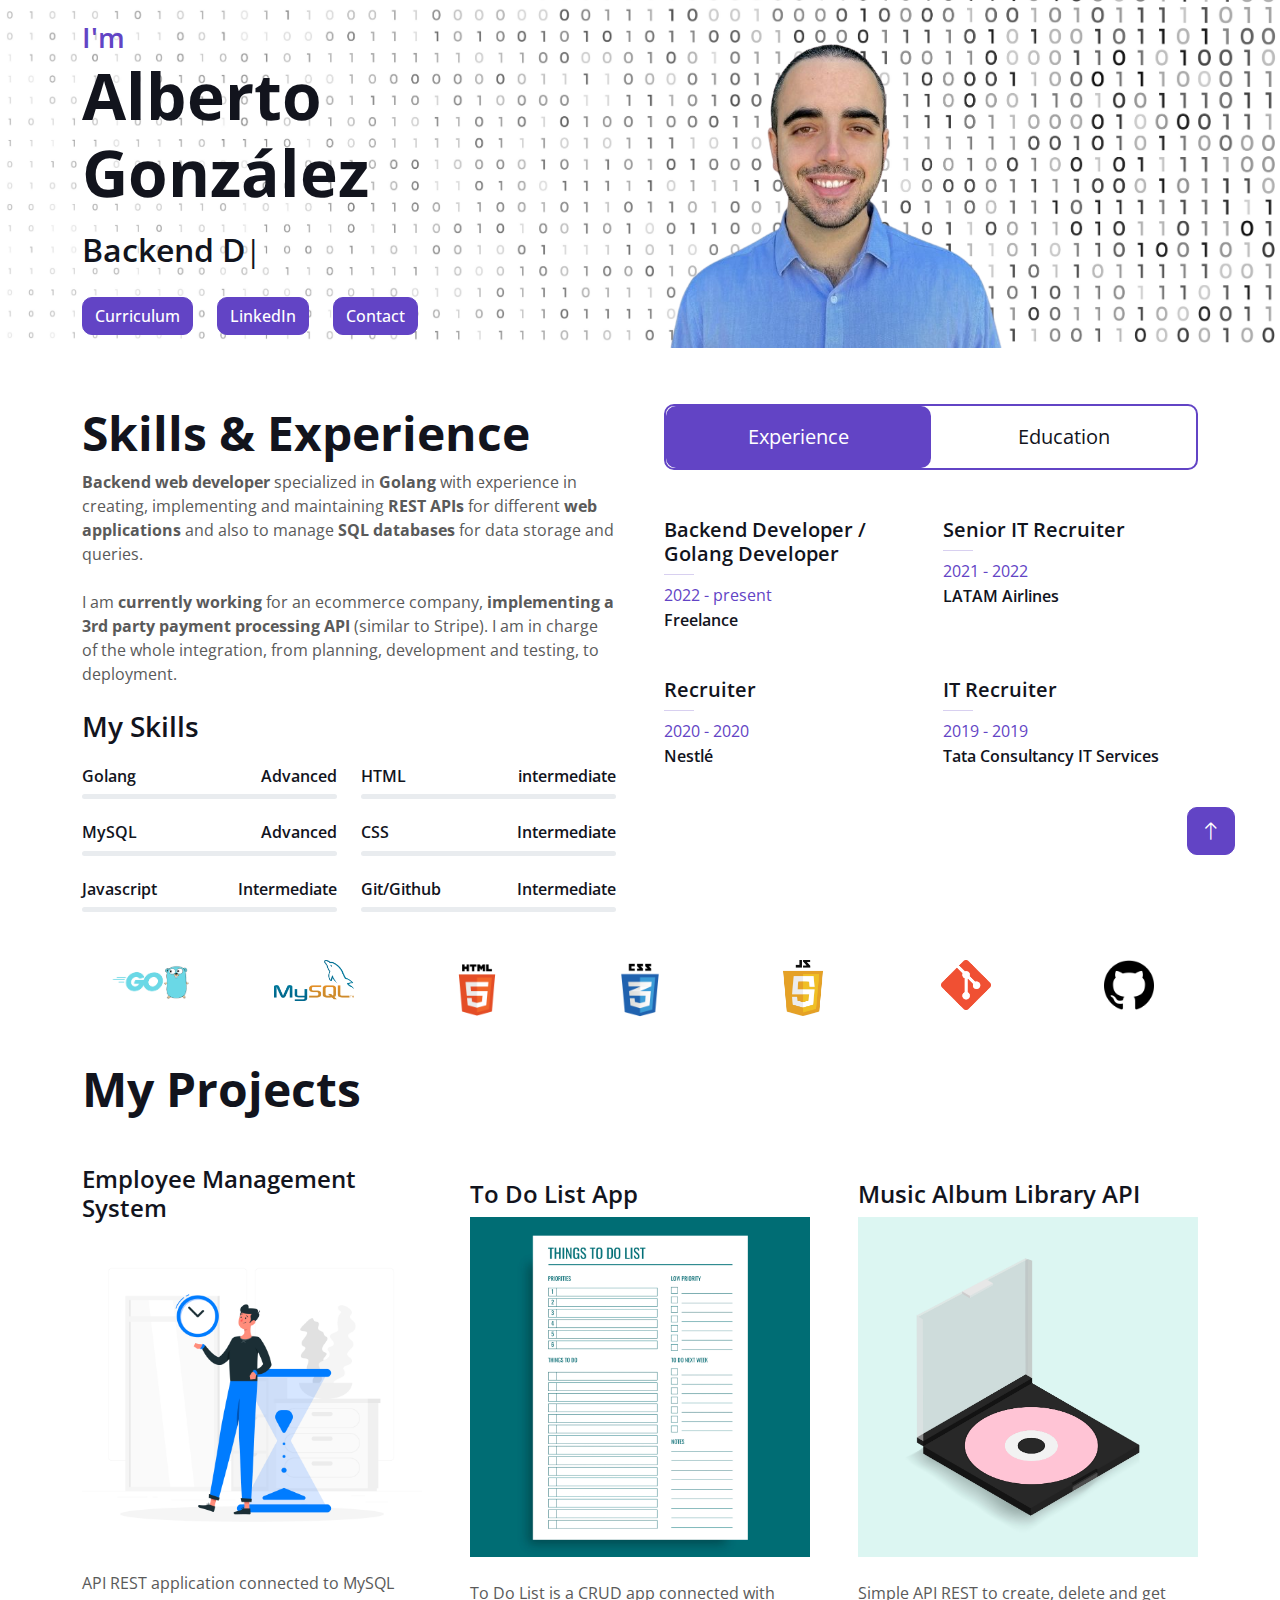
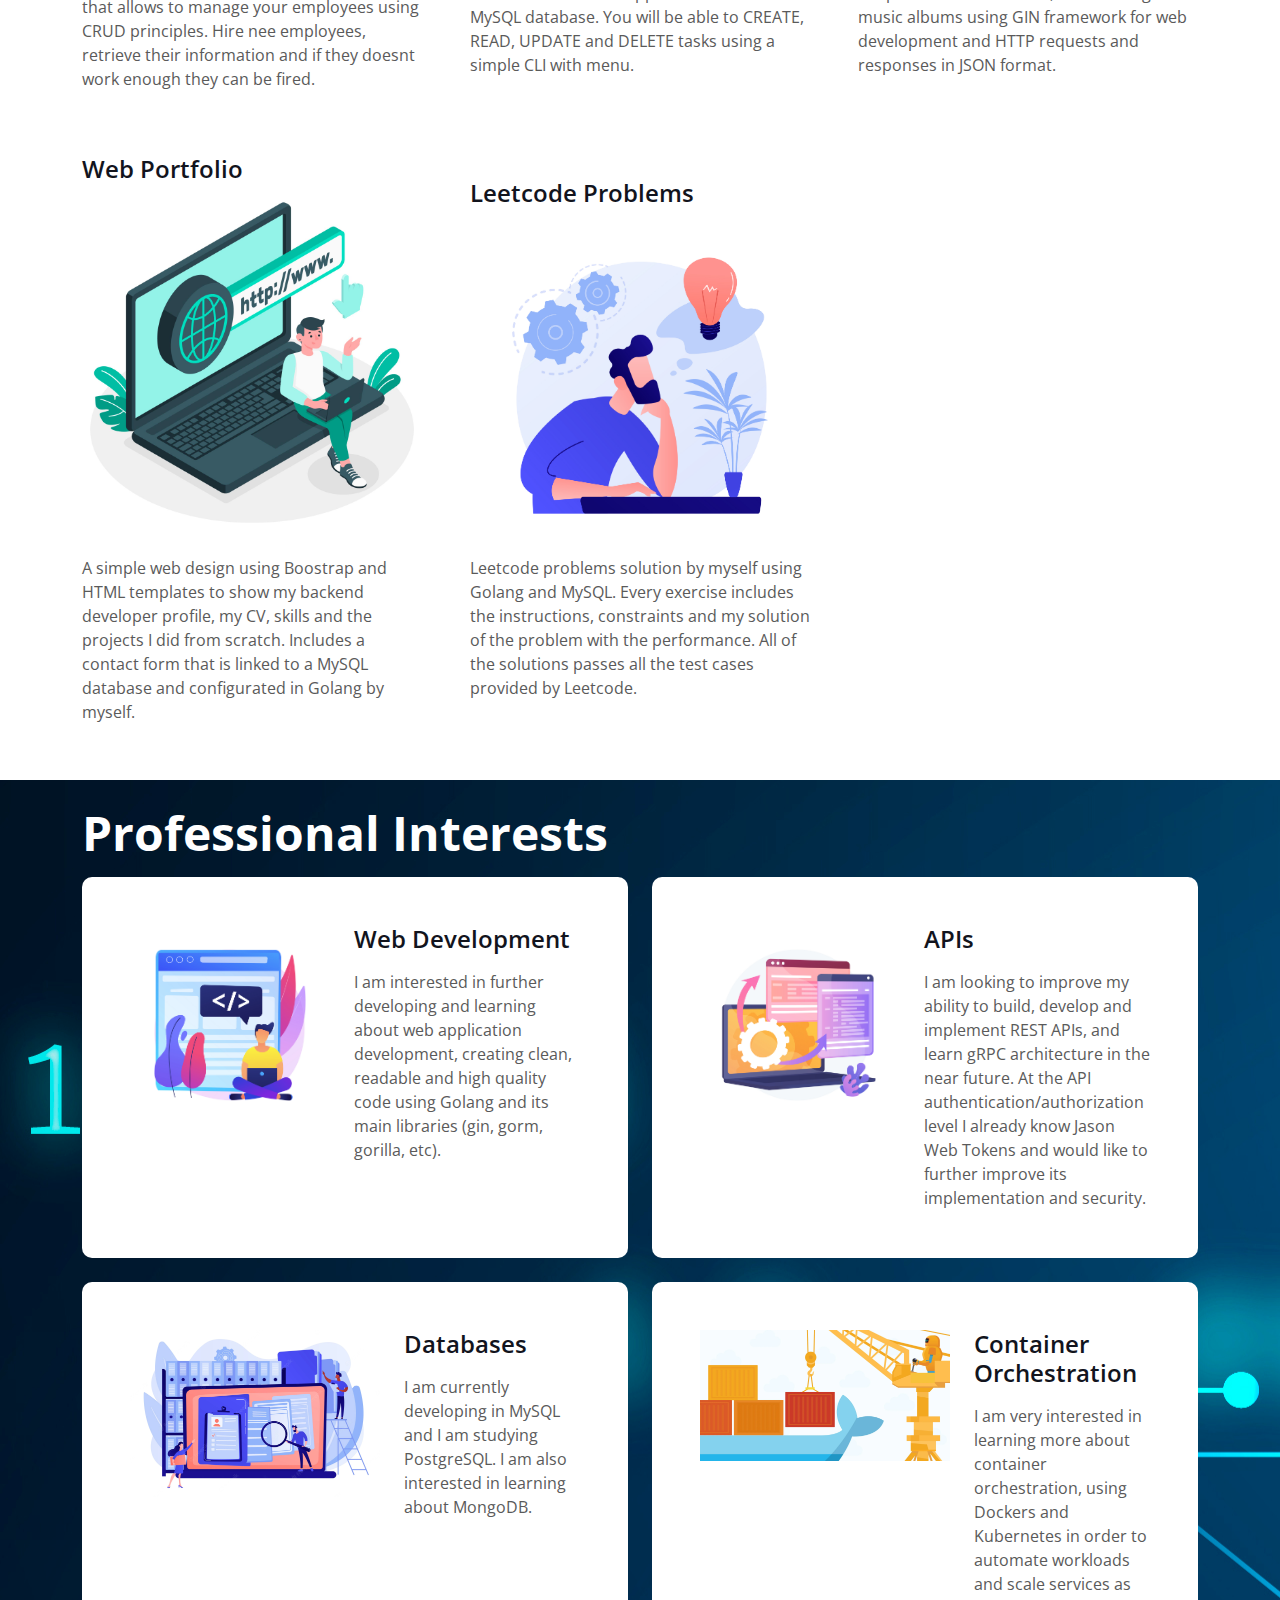
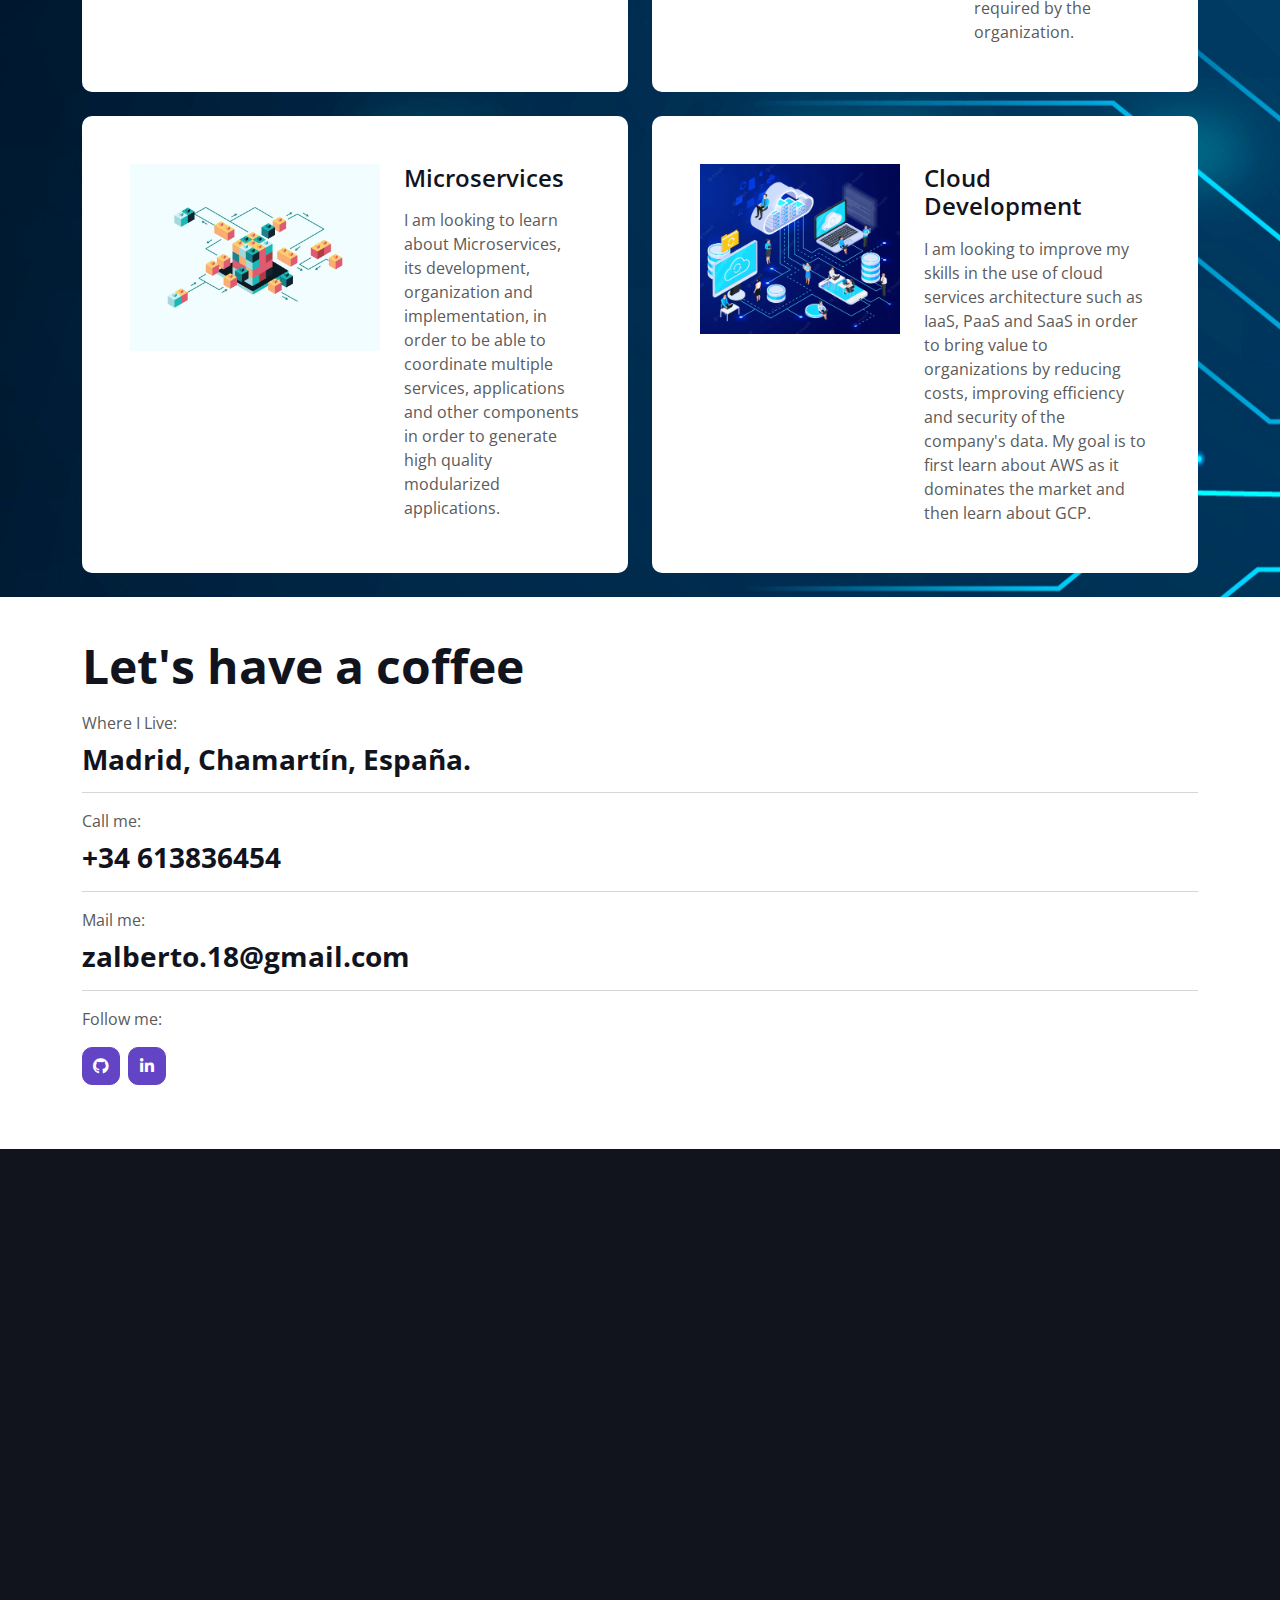
<file: index.html>
<!DOCTYPE html>
<html lang="en">

<head>
    <meta charset="utf-8">
    <title>Backend Developer - Alberto Gonzalez</title>
    <meta content="width=device-width, initial-scale=1.0" name="viewport">
    <meta content="backend developer, golang, sql, software engineer, html, css, javascript" name="keywords">
    <meta content="" name="description">

    <!-- Favicon -->
    <link href="img/favicon.ico" rel="icon">

    <!-- Google Web Fonts -->
    <link rel="preconnect" href="https://fonts.googleapis.com">
    <link rel="preconnect" href="https://fonts.gstatic.com" crossorigin>
    <link href="https://fonts.googleapis.com/css2?family=Open+Sans:wght@400;500;600;700;800&display=swap"
        rel="stylesheet">

    <!-- Icon Font Stylesheet -->
    <link href="https://cdnjs.cloudflare.com/ajax/libs/font-awesome/5.10.0/css/all.min.css" rel="stylesheet">
    <link href="https://cdn.jsdelivr.net/npm/bootstrap-icons@1.4.1/font/bootstrap-icons.css" rel="stylesheet">

    <!-- Libraries Stylesheet -->
    <link href="lib/animate/animate.min.css" rel="stylesheet">
    <link href="lib/lightbox/css/lightbox.min.css" rel="stylesheet">
    <link href="lib/owlcarousel/assets/owl.carousel.min.css" rel="stylesheet">

    <!-- Customized Bootstrap Stylesheet -->
    <link href="css/bootstrap.min.css" rel="stylesheet">

    <!-- Template Stylesheet -->
    <link href="css/style.css" rel="stylesheet">
</head>

<body data-bs-spy="scroll" data-bs-target=".navbar" data-bs-offset="51">
    <!-- Spinner Start -->
    <div id="spinner"
        class="show bg-white position-fixed translate-middle w-100 vh-100 top-50 start-50 d-flex align-items-center justify-content-center">
        <div class="spinner-border text-primary" style="width: 3rem; height: 3rem;" role="status">
            <span class="sr-only">Loading...</span>
        </div>
    </div>
    <!-- Spinner End -->


    <!-- Navbar Start -->
    <nav class="navbar navbar-expand-lg bg-white navbar-light fixed-top shadow py-lg-0 px-4 px-lg-5">
        <a href="index.html" class="navbar-brand d-block d-lg-none">
            <h1 class="text-primary fw-bold m-0">Backend Developer</h1>
        </a>
        <button type="button" class="navbar-toggler" data-bs-toggle="collapse" data-bs-target="#navbarCollapse">
            <span class="navbar-toggler-icon"></span>
        </button>
        <div class="collapse navbar-collapse justify-content-between py-4 py-lg-0" id="navbarCollapse">
            <div class="navbar-nav ms-auto py-0">
                <a href="#home" class="nav-item nav-link active">Home</a>
                <a href="#about" class="nav-item nav-link">About</a>
                <a href="#skill" class="nav-item nav-link">Skills</a>
                <a href="#service" class="nav-item nav-link">Professional Interests</a>
                <a href="#project" class="nav-item nav-link">Projects</a>
                <a href="#contact" class="nav-item nav-link">Contact</a>
            </div>
            <div class="navbar-nav me-auto py-0">
                
            </div>
        </div>
    </nav>
    <!-- Navbar End -->


    <!-- Header Start -->
    <div class="container-fluid  bg-light  my-2" id="home">
        <div class="container">
            <div class="row g-5 align-items-center">
                <div  class="col-lg-6 py-3 pb-0 pt-lg-0">
                    <h3 class="text-primary mb-1">I'm</h3>
                    <h1 id="index_name" class="display-3 mb-3">Alberto González</h1>
                    <h2 class="typed-text-output d-inline"></h2>
                    <div  class="typed-text bg- d-none"><p id="index_developer">Backend Developer, Web Developer, Golang Developer, Microservices, REST APIs and more!</p></div>
                    <div class="d-flex align-items-center pt-md-4">
                        <a href="/files/CV ALBERTO GONZALEZ - MAY.pdf" target="_blank"
                            class="btn btn-primary  me-lg-4">Curriculum</a>
                            <a href="https://www.linkedin.com/in/alberto-gonz%C3%A1lez-pozo-593b91173/" target="_blank"
                            class="btn btn-primary  me-lg-4">LinkedIn</a>
                        <a href="#contact" class="btn btn-primary me-lg-4">Contact</a>
                    </div>
                </div>
                <div class="col-lg-4">
                    <img class="img-fluid"  src="img/LOGO_PERFIL_ALBERTO-removebg-preview.png"
                        alt="alberto_gonzalez_profile_pic">
                </div>
            </div>
        </div>
    </div>
    <!-- Header End -->


   
                    

    <!-- Expertise Start -->
    <div class="container-xxl py-5 pb-4" id="skill">
        <div class="container">
            <div class="row g-5">
                <div class="col-lg-6">
                    <h1 class="display-5 mb-2">Skills & Experience</h1>
                    <p class="mb-4"><b>Backend web developer</b> specialized in <b>Golang</b> with experience in creating, implementing and maintaining <b>REST APIs</b> for different <b>web applications</b> and also to manage <b>SQL databases</b> for data storage and queries.<span><br><br></span>
                        <span>I am <b>currently working</b> for an ecommerce company</span>, <b>implementing a 3rd party payment processing API</b> (similar to Stripe). I am in charge of the whole integration, from planning, development and testing, to deployment.
                        
                </p>
                    <h3 class="mb-4">My Skills</h3>
                    <div class="row align-items-center">
                        <div class="col-md-6">
                            <div class="skill mb-4">
                                <div class="d-flex justify-content-between">
                                    <h6 class="font-weight-bold">Golang</h6>
                                    <h6 class="font-weight-bold">Advanced</h6>
                                </div>
                                <div class="progress">
                                    <div class="progress-bar bg-primary" role="progressbar" aria-valuenow="90"
                                        aria-valuemin="0" aria-valuemax="100"></div>
                                </div>
                            </div>
                            <div class="skill mb-4">
                                <div class="d-flex justify-content-between">
                                    <h6 class="font-weight-bold">MySQL</h6>
                                    <h6 class="font-weight-bold">Advanced</h6>
                                </div>
                                <div class="progress">
                                    <div class="progress-bar bg-warning" role="progressbar" aria-valuenow="80"
                                        aria-valuemin="0" aria-valuemax="100"></div>
                                </div>
                            </div>
                            <div class="skill mb-4">
                                <div class="d-flex justify-content-between">
                                    <h6 class="font-weight-bold">Javascript</h6>
                                    <h6 class="font-weight-bold">Intermediate</h6>
                                </div>
                                <div class="progress">
                                    <div class="progress-bar bg-dark" role="progressbar" aria-valuenow="70"
                                        aria-valuemin="0" aria-valuemax="100"></div>
                                </div>
                            </div>
                            
                        </div>
                        <div class="col-md-6">
                            <div class="skill mb-4">
                                <div class="d-flex justify-content-between">
                                    <h6 class="font-weight-bold">HTML</h6>
                                    <h6 class="font-weight-bold">intermediate</h6>
                                </div>
                                <div class="progress">
                                    <div class="progress-bar bg-danger" role="progressbar" aria-valuenow="60"
                                        aria-valuemin="0" aria-valuemax="100"></div>
                                </div>
                            </div>
                            <div class="skill mb-4">
                                <div class="d-flex justify-content-between">
                                    <h6 class="font-weight-bold">CSS</h6>
                                    <h6 class="font-weight-bold">Intermediate</h6>
                                </div>
                                <div class="progress">
                                    <div class="progress-bar bg-danger" role="progressbar" aria-valuenow="60"
                                        aria-valuemin="0" aria-valuemax="100"></div>
                                </div>
                            </div>
                            
                            <div class="skill mb-4">
                                <div class="d-flex justify-content-between">
                                    <h6 class="font-weight-bold">Git/Github</h6>
                                    <h6 class="font-weight-bold">Intermediate</h6>
                                </div>
                                <div class="progress">
                                    <div class="progress-bar bg-info" role="progressbar" aria-valuenow="70"
                                        aria-valuemin="0" aria-valuemax="100"></div>
                                </div>
                            </div>
                        </div>
                    </div>
                </div>
                <div class="col-lg-6">
                    <ul class="nav nav-pills rounded border border-2 border-primary mb-5">
                        <li class="nav-item w-50">
                            <button class="nav-link w-100 py-3 fs-5 active" data-bs-toggle="pill"
                                href="#tab-1">Experience</button>
                        </li>
                        <li class="nav-item w-50">
                            <button class="nav-link w-100 py-3 fs-5" data-bs-toggle="pill"
                                href="#tab-2">Education</button>
                        </li>
                    </ul>
                    <div class="tab-content">
                        <div id="tab-1" class="tab-pane fade show p-0 active">
                            <div class="row gy-5 gx-4">
                                <div class="col-sm-6">
                                    <h5>Backend Developer / Golang Developer</h5>
                                    <hr class="text-primary my-2">
                                    <p class="text-primary mb-1">2022 - present</p>
                                    <h6 class="mb-0">Freelance</h6>
                                </div>
                                <div class="col-sm-6">
                                    <h5>Senior IT Recruiter</h5>
                                    <hr class="text-primary my-2">
                                    <p class="text-primary mb-1">2021 - 2022</p>
                                    <h6 class="mb-0">LATAM Airlines</h6>
                                </div>
                                <div class="col-sm-6">
                                    <h5>Recruiter</h5>
                                    <hr class="text-primary my-2">
                                    <p class="text-primary mb-1">2020 - 2020</p>
                                    <h6 class="mb-0">Nestlé</h6>
                                </div>
                                <div class="col-sm-6">
                                    <h5>IT Recruiter</h5>
                                    <hr class="text-primary my-2">
                                    <p class="text-primary mb-1">2019 - 2019</p>
                                    <h6 class="mb-0">Tata Consultancy IT Services</h6>
                                </div>
                            </div>
                        </div>
                        <div id="tab-2" class="tab-pane fade show p-0">
                            <div class="row gy-5 gx-4">
                                <div class="col-sm-6">
                                    <a href="/files/learn_to_program_with_go_certificate.pdf">
                                        <h5>Learn to Program with Go</h5>
                                    </a>
                                    <hr class="text-primary my-2">
                                    <p class="text-primary mb-1">2022</p>
                                    <h6 class="mb-0">Udemy</h6>
                                </div>
                                <div class="col-sm-6">
                                    <a href="files/mysql_certificate.pdf">
                                        <h5>SQL & MySQL for Beginners: Analyse and Manipulate Data</h5>
                                    </a>
                                    <hr class="text-primary my-2">
                                    <p class="text-primary mb-1">2022</p>
                                    <h6 class="mb-0">Udemy</h6>
                                </div>
                                <div class="col-sm-6">
                                    <h5>Master's degree in organizational psychology</h5>
                                    <hr class="text-primary my-2">
                                    <p class="text-primary mb-1">2019 - 2020</p>
                                    <h6 class="mb-0">Adolfo Ibáñez University</h6>
                                </div>
                                <div class="col-sm-6">
                                    <h5>Psychology</h5>
                                    <hr class="text-primary my-2">
                                    <p class="text-primary mb-1">2015 - 2019</p>
                                    <h6 class="mb-0">Adolfo Ibáñez University</h6>
                                </div>
                            </div>
                        </div>
                    </div>
                </div>
            </div>
        </div>
        <br>
        <div class="container text-center">
            <div class="row">
                <div class="col my-0 mx-0 py-0 px-0">
                    <img width="80" src="/img/golang_icon.png" />
                </div>
                <div class="col my-0 mx-0 py-0 px-0">
                    <img width="80" src="/img/mysql_icon.jpg" />
                </div>
                <div class="col my-0 mx-0 py-0 px-0">
                    <img width="60" src="/img/html5_icon.png" />
                </div>
                <div class="col my-0 mx-0 py-0 px-0">
                    <img width="60" src="/img/css_icon.png" />
                </div>
                <div class="col my-0 mx-0 py-0 px-0">
                    <img width="90" src="/img/javascript_icon.jpg" />
                </div>
                <div class="col my-0 mx-0 py-0 px-0">
                    <img width="50" src="/img/git_icon.png" />
                </div>
                <div class="col my-0 mx-0 py-0 px-0">
                    <img width="50" src="/img/github_icon.png" />
                </div>
            </div>
        </div>
    </div>
    <!-- Expertise End -->
                
    

    <!-- Projects Start -->
    <div class="container-xxl py-3 pt-3" id="project">
        <div class="container">
            <div class="row g-5 mb-5 align-items-center">
                <div class="col-lg-6">
                    <h1 class="display-5 mb-0">My Projects</h1>
                </div>
            </div>
            <!--All projects-->
            <div class="row g-5">
                <!--Fifht project-->
                <div class="col-lg-4 col-md-4  portfolio-item fifth align-content-center">
                    <h4>Employee Management System</h4>
                    <div class="portfolio-img">
                        <a href="employee_management_system.html" target="_blank">
                            <img class="img-fluid" src="img/employee_time_management_icon.jpg" alt="">
                        </a>
                    </div>
                    
                    <p>API REST application connected to MySQL that allows to manage your employees using CRUD principles.
                        Hire nee employees, retrieve their information and if they doesnt work enough they can be fired.</p>
                </div>
                <!--First project -->
                <div class="col-lg-4 col-md-4 portfolio-item first align-content-center">
                    <h4>To Do List App</h4>
                    <div class="portfolio-img">
                        <a href="to_do_list_app.html" target="_blank">
                            <img class="img-fluid " height="200" src="img/to_do_list_icon.jpg" alt="">
                        </a>
                    </div>
                    <br>
                    <p>To Do List is a CRUD app connected with MySQL database.
                        You will be able to CREATE, READ, UPDATE and DELETE tasks using a simple CLI with menu.</p>
                </div>
                <!--Second project-->
                <div class="col-lg-4 col-md-4 portfolio-item second align-content-center">
                    <h4>Music Album Library API</h4>
                    <div class="portfolio-img">
                        <a href="music_library_app.html" target="_blank">
                            <img class="img-fluid" src="img/music_library_api_icon.jpg" alt="">
                        </a>
                    </div>
                    <br>
                    <p>Simple API REST to create, delete and get music albums using GIN
                        framework for web development and HTTP requests and responses in JSON format.</p>
                </div>
                <!--Third Project-->
                <div class="col-lg-4 col-md-4 portfolio-item third align-content-center">
                    <h4>Web Portfolio</h4>
                    <div class="portfolio-img">
                        <a href="index.html" target="_blank">
                            <img class="img-fluid" src="img/web_portfolio.jpg" alt="">
                        </a>
                    </div>
                    <br>
                    <p>A simple web design using Boostrap and HTML templates to show my backend developer profile, my CV, skills and the projects I did from scratch.
                        Includes a contact form that is linked to a MySQL database and configurated in Golang by myself.
                    </p>
                </div>
                <!--Fourth project-->
                <div class="col-lg-4 col-md-4  portfolio-item fourth align-content-center">
                    <h4>Leetcode Problems</h4>
                    <div class="portfolio-img">
                        <a href="https://github.com/zetacoder/Leetcode_Problems" target="_blank">
                            <img class="img-fluid" src="img/leetcode_icon.jpg" alt="">
                        </a>
                    </div>
                    
                    <p>Leetcode problems solution by myself using Golang and MySQL. Every exercise includes the instructions, constraints and my solution of the problem with the performance. All of the solutions passes all the test cases provided by Leetcode.
                    </p>
                </div>
                
            </div>
        </div>
    </div>
    <!-- Projects End -->



    <!-- Service Start -->
    <div class="container-fluid bg-light my-4 py-4" id="service">
        <div class="container">
            <div class="row g-5 mb-3">
                <div class="col-lg-6">
                    <h1 style="color: white;" class="display-5 mb-0">Professional Interests</h1>
                </div>

            </div>
            <div class="row g-4">
                <div class="col-lg-6">
                    <div class="service-item d-flex flex-column flex-sm-row bg-white rounded h-100 p-4 p-lg-5">
                        <div class="flex-shrink-0 mb-3">
                            <img width="200px" src="/img/web_development.jpg">
                        </div>
                        <div class="ms-sm-4">
                            <h4 class="mb-3">Web Development</h4>

                            <span>I am interested in further developing and learning about web application development,
                                creating clean, readable and high quality code using Golang and its main libraries (gin,
                                gorm, gorilla, etc).</span>
                        </div>
                    </div>
                </div>
                <div class="col-lg-6">
                    <div class="service-item d-flex flex-column flex-sm-row bg-white rounded h-100 p-4 p-lg-5">
                        <div class="flex-shrink-0 mb-3">
                            <img width="200px" src="/img/api_development.jpg">
                        </div>
                        <div class="ms-sm-4">
                            <h4 class="mb-3">APIs</h4>

                            <span>I am looking to improve my ability to build, develop and implement REST APIs, and
                                learn gRPC architecture in the near future. At the API authentication/authorization
                                level I already know Jason Web Tokens and would like to further improve its
                                implementation and security.</span>
                        </div>
                    </div>
                </div>
                <div class="col-lg-6">
                    <div class="service-item d-flex flex-column flex-sm-row bg-white rounded h-100 p-4 p-lg-5">
                        <div class="flex-shrink-0 mb-3">
                            <img width="250px" src="/img/databases_icon.jpg">
                        </div>
                        <div class="ms-sm-4">
                            <h4 class="mb-3">Databases</h4>

                            <span>I am currently developing in MySQL and I am studying PostgreSQL. I am also interested
                                in learning about MongoDB.</span>
                        </div>
                    </div>
                </div>
                <div class="col-lg-6">
                    <div class="service-item d-flex flex-column flex-sm-row bg-white rounded h-100 p-4 p-lg-5">
                        <div class="flex-shrink-0 mb-3">
                            <img width="250px" src="/img/container_icon.jpg">
                        </div>
                        <div class="ms-sm-4">
                            <h4 class="mb-3">Container Orchestration</h4>

                            <span>I am very interested in learning more about container orchestration, using Dockers and
                                Kubernetes in order to automate workloads and scale services as required by the
                                organization.</span>
                        </div>
                    </div>
                </div>
                <div class="col-lg-6">
                    <div class="service-item d-flex flex-column flex-sm-row bg-white rounded h-100 p-4 p-lg-5">
                        <div class="flex-shrink-0 mb-3">
                            <img width="250px" src="/img/microservices.jpg">
                        </div>
                        <div class="ms-sm-4">
                            <h4 class="mb-3">Microservices</h4>
                            <span>I am looking to learn about Microservices, its development, organization and
                                implementation, in order to be able to coordinate multiple services, applications and
                                other components in order to generate high quality modularized applications.</span>
                        </div>
                    </div>
                </div>
                <div class="col-lg-6">
                    <div class="service-item d-flex flex-column flex-sm-row bg-white rounded h-100 p-4 p-lg-5">
                        <div class="flex-shrink-0 mb-3">
                            <img width="200px" src="/img/cloud_icon.jpg">
                        </div>
                        <div class="ms-sm-4">
                            <h4 class="mb-3">Cloud Development</h4>

                            <span>I am looking to improve my skills in the use of cloud services architecture such as
                                IaaS, PaaS and SaaS in order to bring value to organizations by reducing costs,
                                improving efficiency and security of the company's data.
                                My goal is to first learn about AWS as it dominates the market and then learn about
                                GCP.</span>
                        </div>
                    </div>
                </div>
            </div>
        </div>
    </div>
    <!-- Service End -->


    <!-- Contact Start -->
    <div class="container-xxl pb-3 align-content-center" id="contact">
        <div class="container py-3">
            <div class=" g-5 mb-3">
                <div class="col-lg-6">
                    <h1 class="display-5 mb-0">Let's have a coffee</h1>
                </div>
            </div>
            <div class="g-5 align-content-center align-items-center">
                <div class="text-start">
                    <p class="mb-2">Where I Live:</p>
                    <h3 class="fw-bold">Madrid, Chamartín, España.</h3>
                    <hr class="w-100">
                    <p class="mb-2">Call me:</p>
                    <h3 class="fw-bold">+34 613836454</h3>
                    <hr class="w-100">
                    <p class="mb-2">Mail me:</p>
                    <h3 class="fw-bold">zalberto.18@gmail.com</h3>
                    <hr class="w-100">
                    <p class="mb-2">Follow me:</p>
                    <div class="d-flex pt-2">
                        <a class="btn btn-square btn-primary me-2" target="_blank"
                            href="https://github.com/zetacoder"><i class="fab fa-github"></i></a>
                        <a class="btn btn-square btn-primary me-2" target="_blank"
                            href="https://www.linkedin.com/in/alberto-gonz%C3%A1lez-pozo-593b91173/"><i
                                class="fab fa-linkedin-in"></i></a>

                    </div>
                </div>
            </div>
        </div>
    </div>
    <!-- Contact End -->


    <!-- Map Start -->
    <div class="container-xxl pt-3 px-0">
        <div class="container-xxl pt-3 px-0">
            <div class="bg-dark">
                <iframe
                    src="https://www.google.com/maps/embed?pb=!1m18!1m12!1m3!1d48571.16402804937!2d-3.710546158280817!3d40.459826189253846!2m3!1f0!2f0!3f0!3m2!1i1024!2i768!4f13.1!3m3!1m2!1s0xd4229243f6c7975%3A0x84f77087e19461b6!2sChamart%C3%ADn%2C%20Madrid!5e0!3m2!1ses!2ses!4v1672268270618!5m2!1ses!2ses"
                    frameborder="0" style="width: 100%; height: 450px; border:0;" allowfullscreen="" aria-hidden="false"
                    tabindex="0"></iframe>
            </div>
        </div>
    </div>
    <br>
    <br>
    <!-- Map End -->


    <!-- Back to Top -->
    <a href="#" class="btn btn-lg btn-primary btn-lg-square back-to-top"><i class="bi bi-arrow-up"></i></a>


    <!-- JavaScript Libraries -->
    <script src="https://code.jquery.com/jquery-3.4.1.min.js"></script>
    <script src="https://cdn.jsdelivr.net/npm/bootstrap@5.0.0/dist/js/bootstrap.bundle.min.js"></script>
    <script src="lib/wow/wow.min.js"></script>
    <script src="lib/easing/easing.min.js"></script>
    <script src="lib/waypoints/waypoints.min.js"></script>
    <script src="lib/typed/typed.min.js"></script>
    <script src="lib/counterup/counterup.min.js"></script>
    <script src="lib/owlcarousel/owl.carousel.min.js"></script>
    <script src="lib/isotope/isotope.pkgd.min.js"></script>
    <script src="lib/lightbox/js/lightbox.min.js"></script>

    <!-- Template Javascript -->
    <script src="js/main.js"></script>
</body>

</html>
</file>
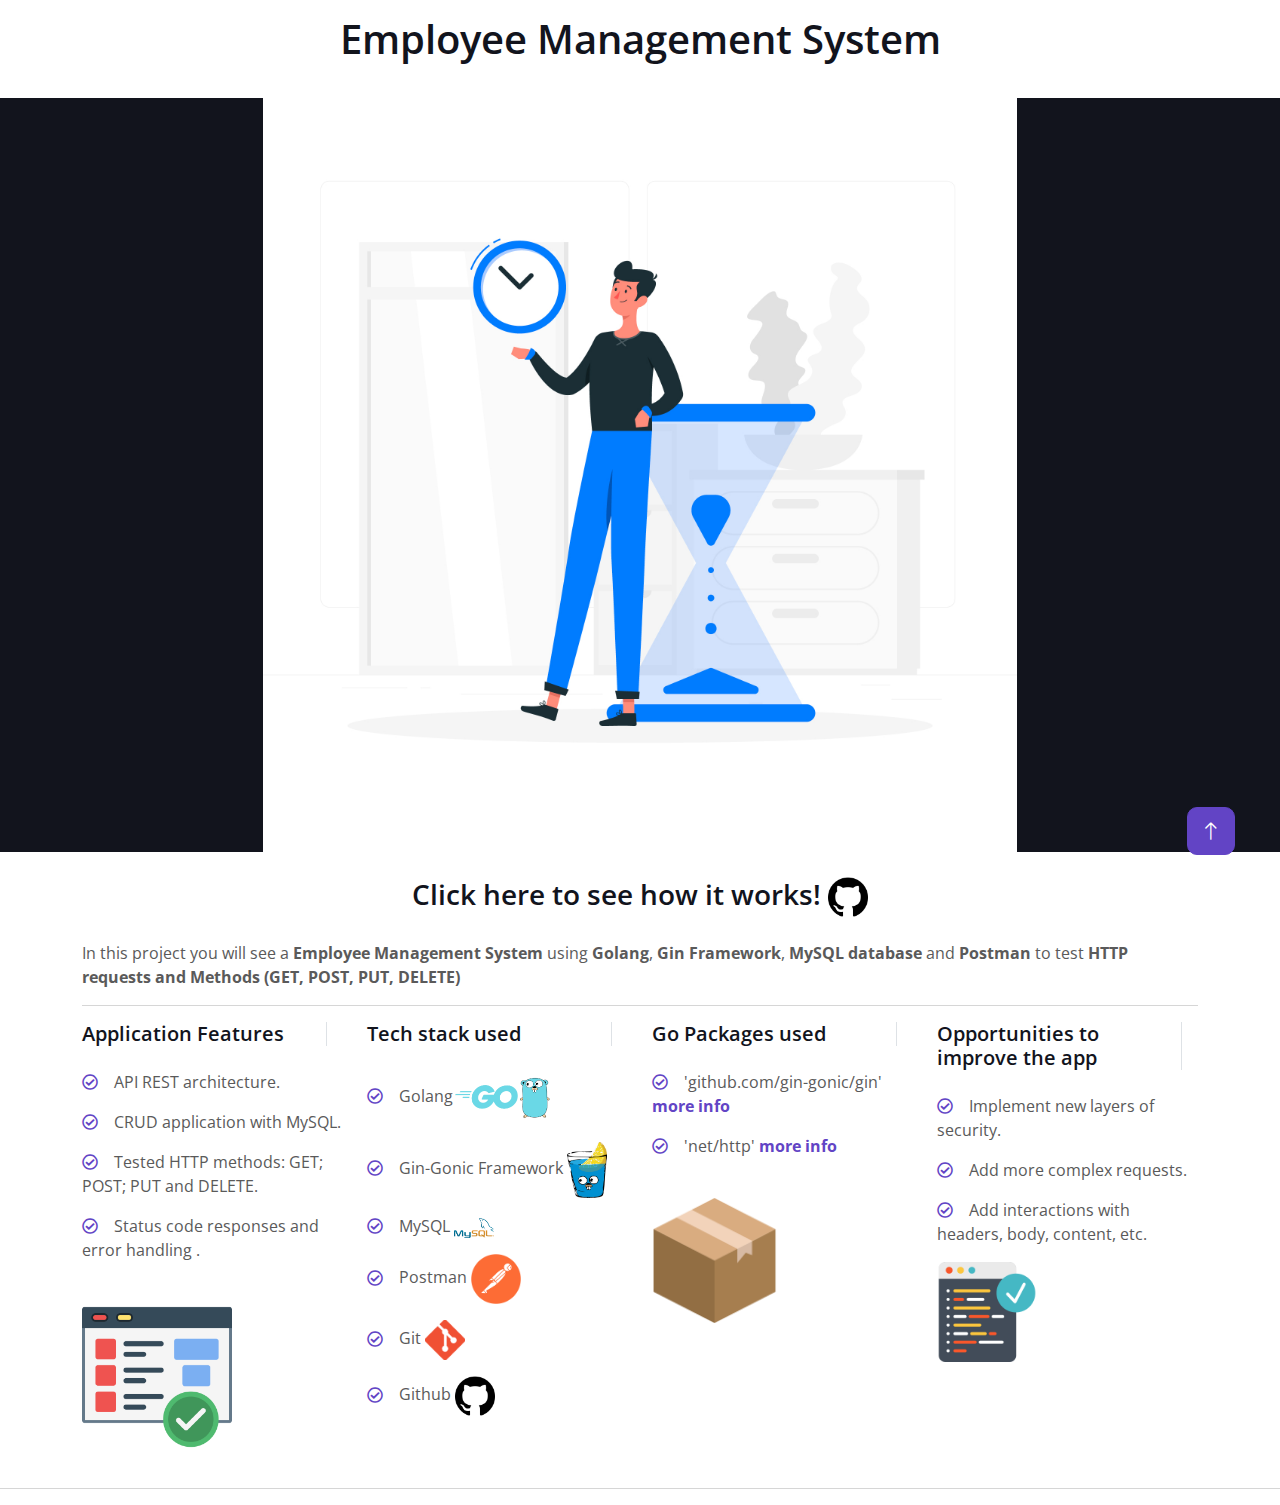
<file: employee_management_system.html>
<!DOCTYPE html>
<html lang="en">

<head>
    <meta charset="utf-8">
    <title>Backend Developer - Alberto Gonzalez</title>
    <meta content="width=device-width, initial-scale=1.0" name="viewport">
    <meta content="backend developer, golang, sql, software engineer, html, css, javascript" name="keywords">
    <meta content="" name="description">

    <!-- Favicon -->
    <link href="img/favicon.ico" rel="icon">

    <!-- Google Web Fonts -->
    <link rel="preconnect" href="https://fonts.googleapis.com">
    <link rel="preconnect" href="https://fonts.gstatic.com" crossorigin>
    <link href="https://fonts.googleapis.com/css2?family=Open+Sans:wght@400;500;600;700;800&display=swap"
        rel="stylesheet">

    <!-- Icon Font Stylesheet -->
    <link href="https://cdnjs.cloudflare.com/ajax/libs/font-awesome/5.10.0/css/all.min.css" rel="stylesheet">
    <link href="https://cdn.jsdelivr.net/npm/bootstrap-icons@1.4.1/font/bootstrap-icons.css" rel="stylesheet">

    <!-- Libraries Stylesheet -->
    <link href="lib/animate/animate.min.css" rel="stylesheet">
    <link href="lib/lightbox/css/lightbox.min.css" rel="stylesheet">
    <link href="lib/owlcarousel/assets/owl.carousel.min.css" rel="stylesheet">

    <!-- Customized Bootstrap Stylesheet -->
    <link href="css/bootstrap.min.css" rel="stylesheet">

    <!-- Template Stylesheet -->
    <link href="css/style.css" rel="stylesheet">
</head>

<body data-bs-spy="scroll" data-bs-target=".navbar" data-bs-offset="51">
    <!-- Spinner Start -->
    <div id="spinner"
        class="show bg-white position-fixed translate-middle w-100 vh-100 top-50 start-50 d-flex align-items-center justify-content-center">
        <div class="spinner-border text-primary" style="width: 3rem; height: 3rem;" role="status">
            <span class="sr-only">Loading...</span>
        </div>
    </div>
    <!-- Spinner End -->


    <!-- Navbar Start -->
    <nav class="navbar navbar-expand-lg bg-white navbar-light fixed-top shadow py-lg-0 px-4 px-lg-5">
        <a href="index.html" class="navbar-brand d-block d-lg-none">
            <h1 class="text-primary fw-bold m-0">Backend Developer</h1>
        </a>
        <button type="button" class="navbar-toggler" data-bs-toggle="collapse" data-bs-target="#navbarCollapse">
            <span class="navbar-toggler-icon"></span>
        </button>
        <div class="collapse navbar-collapse justify-content-between py-4 py-lg-0" id="navbarCollapse">
            <div class="navbar-nav ms-auto py-0">
                <a href="index.html" class="nav-item nav-link active">Home</a>
            </div>
        </div>
    </nav>
    <!-- Navbar End -->


    <h1 class="task_header">Employee Management System</h1>
<a target="_blank" href="https://github.com/zetacoder/Employee_Management_System/tree/main">
<div class="container-fluid text-center bg-dark my-2"  >
    
    <img class="task_video"  src="/img/employee_time_management_icon.jpg">

</div>
</a>

<div class="container">
         
    <a target="_blank" href="https://github.com/zetacoder/Employee_Management_System/tree/main" ><h3 class="view_it_github">Click here to see how it works! <span><img width="40" src="/img/github_icon.png" ></span> </h3></a>
    
</div>


    


     <!-- About Start -->
     <div  class="container-xxl py-3">
        <div  class="container">
            <div class="row g-5">
                <div class="row-cols-auto">
                    <p class="mb-lg-2">In this project you will see a <b>Employee Management System</b> using <b>Golang</b>, <b>Gin Framework</b>, <b>MySQL database</b> and <b>Postman</b> to test <b>HTTP requests and Methods (GET, POST, PUT, DELETE)</b></p>
                <hr>
                    <div  class="row">
                        <div class="col-md-3">
                            <h5 class="border-end pe-3 me-3 mb-0">Application Features</h5>
                            <br>
                            <p class="mb-3"><i class="far fa-check-circle text-primary me-3"></i>API REST architecture.</p>
                            <p class="mb-3"><i class="far fa-check-circle text-primary me-3"></i>CRUD application with MySQL.</p>
                            <p class="mb-3"><i class="far fa-check-circle text-primary me-3"></i>Tested HTTP methods: GET; POST; PUT and DELETE.</p>
                            <p class="mb-3"><i class="far fa-check-circle text-primary me-3"></i>Status code responses and error handling .</p>
                            
                            <br>
                            <img width="150px" src="img/features_icon.png">
                        </div>
                        <div class="col-md-3">
                            <h5 class="border-end pe-3 me-3 mb-0">Tech stack used</h5>
                            <br>
                            <p class="mb-3"><i class="far fa-check-circle text-primary me-3"></i><span>Golang<img width="100" src="img/golang_icon.png"></span></p>
                            <p class="mb-3"><i class="far fa-check-circle text-primary me-3"></i>Gin-Gonic Framework  <span><img width="40" src="img/gin_icon.png"></span></p>
                            <p class="mb-3"><i class="far fa-check-circle text-primary me-3"></i>MySQL  <span><img width="40" src="img/mysql_icon.jpg"></span></p>
                            <p class="mb-3"><i class="far fa-check-circle text-primary me-3"></i>Postman  <img alt="postman" width="50" src="img/postman_icon.jpg"></span></p>
                            <p class="mb-3"><i class="far fa-check-circle text-primary me-3"></i>Git  <span><img width="40" src="img/git_icon.png"></span></p>
                            <p class="mb-3"><i class="far fa-check-circle text-primary me-3"></i>Github  <span><img alt="github" width="40" src="img/github_icon.png"></span></p>

                            <br>
                        </div>
                        <div  class="col-md-3">
                            <h5 class="border-end pe-3 me-3 mb-0">Go Packages used</h5>
                            <br>
                            <p class="mb-3"><i class="far fa-check-circle text-primary me-3"></i><span>'github.com/gin-gonic/gin' <a target="_blank" href="https://pkg.go.dev/github.com/gin-gonic/gin#section-readme"><b>more info</b></a></span></p>
                            <p class="mb-3"><i class="far fa-check-circle text-primary me-3"></i><span>'net/http' <a target="_blank" href="https://pkg.go.dev/net/http"><b>more info</b></a></span></p>
                            <br>
                  

                            <img width="125px" src="img/packages_icon.png">
                        </div>
                        <div  class="col-md-3">
                            <h5 class="border-end pe-3 me-3 mb-0">Opportunities to improve the app</h5>
                            <br>
                            
                            <p class="mb-3"><i class="far fa-check-circle text-primary me-3"></i>Implement new layers of security.</p>
                            <p class="mb-3"><i class="far fa-check-circle text-primary me-3"></i>Add more complex requests.</p>
                            <p class="mb-3"><i class="far fa-check-circle text-primary me-3"></i>Add interactions with headers, body, content, etc.</p>

                            <img width="100" src="img/bettercode_icon.png">
                        </div>
                    </div>
                </div>
            </div>
        </div>
    </div>
    <hr>
    <!-- About End -->

   
    <!-- Back to Top -->
    <a href="#" class="btn btn-lg btn-primary btn-lg-square back-to-top"><i class="bi bi-arrow-up"></i></a>


    <!-- JavaScript Libraries -->
    <script src="https://code.jquery.com/jquery-3.4.1.min.js"></script>
    <script src="https://cdn.jsdelivr.net/npm/bootstrap@5.0.0/dist/js/bootstrap.bundle.min.js"></script>
    <script src="lib/wow/wow.min.js"></script>
    <script src="lib/easing/easing.min.js"></script>
    <script src="lib/waypoints/waypoints.min.js"></script>
    <script src="lib/typed/typed.min.js"></script>
    <script src="lib/counterup/counterup.min.js"></script>
    <script src="lib/owlcarousel/owl.carousel.min.js"></script>
    <script src="lib/isotope/isotope.pkgd.min.js"></script>
    <script src="lib/lightbox/js/lightbox.min.js"></script>
    
    <!-- Template Javascript -->
    <script src="js/main.js"></script>
</body>

</html>
</file>
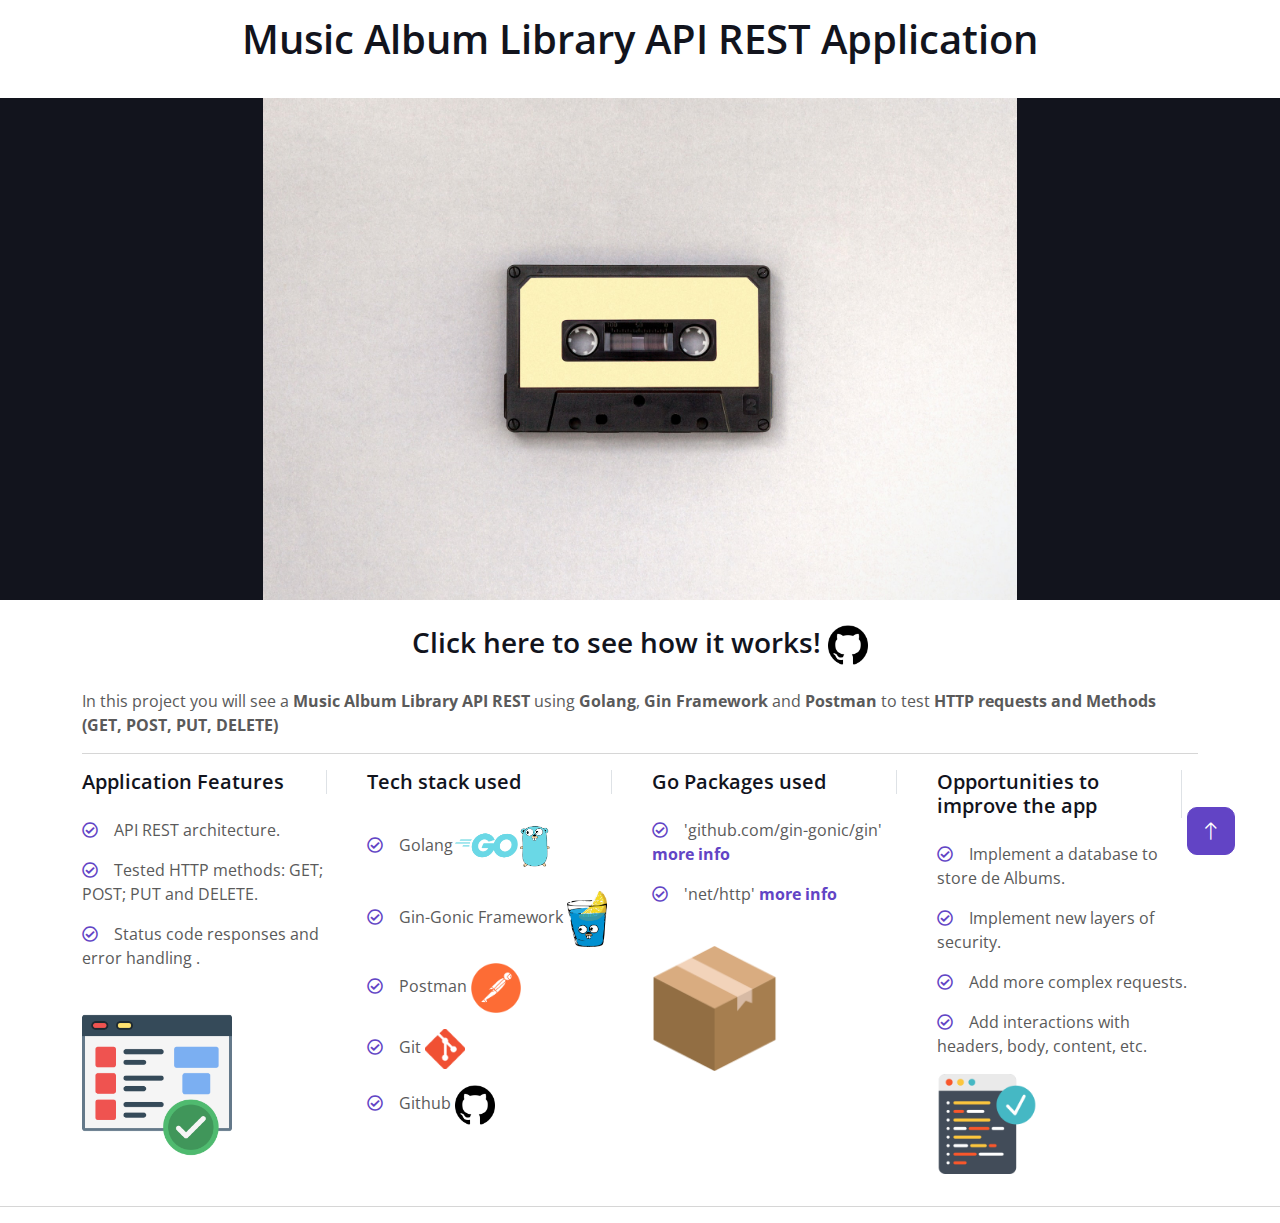
<file: music_library_app.html>
<!DOCTYPE html>
<html lang="en">

<head>
    <meta charset="utf-8">
    <title>Backend Developer - Alberto Gonzalez</title>
    <meta content="width=device-width, initial-scale=1.0" name="viewport">
    <meta content="backend developer, golang, sql, software engineer, html, css, javascript" name="keywords">
    <meta content="" name="description">

    <!-- Favicon -->
    <link href="img/favicon.ico" rel="icon">

    <!-- Google Web Fonts -->
    <link rel="preconnect" href="https://fonts.googleapis.com">
    <link rel="preconnect" href="https://fonts.gstatic.com" crossorigin>
    <link href="https://fonts.googleapis.com/css2?family=Open+Sans:wght@400;500;600;700;800&display=swap"
        rel="stylesheet">

    <!-- Icon Font Stylesheet -->
    <link href="https://cdnjs.cloudflare.com/ajax/libs/font-awesome/5.10.0/css/all.min.css" rel="stylesheet">
    <link href="https://cdn.jsdelivr.net/npm/bootstrap-icons@1.4.1/font/bootstrap-icons.css" rel="stylesheet">

    <!-- Libraries Stylesheet -->
    <link href="lib/animate/animate.min.css" rel="stylesheet">
    <link href="lib/lightbox/css/lightbox.min.css" rel="stylesheet">
    <link href="lib/owlcarousel/assets/owl.carousel.min.css" rel="stylesheet">

    <!-- Customized Bootstrap Stylesheet -->
    <link href="css/bootstrap.min.css" rel="stylesheet">

    <!-- Template Stylesheet -->
    <link href="css/style.css" rel="stylesheet">
</head>

<body data-bs-spy="scroll" data-bs-target=".navbar" data-bs-offset="51">
    <!-- Spinner Start -->
    <div id="spinner"
        class="show bg-white position-fixed translate-middle w-100 vh-100 top-50 start-50 d-flex align-items-center justify-content-center">
        <div class="spinner-border text-primary" style="width: 3rem; height: 3rem;" role="status">
            <span class="sr-only">Loading...</span>
        </div>
    </div>
    <!-- Spinner End -->


    <!-- Navbar Start -->
    <nav class="navbar navbar-expand-lg bg-white navbar-light fixed-top shadow py-lg-0 px-4 px-lg-5">
        <a href="index.html" class="navbar-brand d-block d-lg-none">
            <h1 class="text-primary fw-bold m-0">Backend Developer</h1>
        </a>
        <button type="button" class="navbar-toggler" data-bs-toggle="collapse" data-bs-target="#navbarCollapse">
            <span class="navbar-toggler-icon"></span>
        </button>
        <div class="collapse navbar-collapse justify-content-between py-4 py-lg-0" id="navbarCollapse">
            <div class="navbar-nav ms-auto py-0">
                <a href="index.html" class="nav-item nav-link active">Home</a>
                <a href="index.html" class="nav-item nav-link">About</a>
                <a href="index.html" class="nav-item nav-link">Skills</a>
                <a href="index.html" class="nav-item nav-link">Professional Interests</a>
                <a href="index.html" class="nav-item nav-link">Projects</a>
                <a href="index.html" class="nav-item nav-link">Contact</a>
            </div>
           
        </div>
    </nav>
    <!-- Navbar End -->


    <h1 class="task_header">Music Album Library API REST Application</h1>
<a target="_blank" href="https://github.com/zetacoder/Music_Library_API_REST_GIN/blob/main/README.md">
<div class="container-fluid text-center bg-dark my-2"  >
    
    <img class="task_video" src="/img/music_library_api_icon_2.jpg">

</div>
</a>

<div class="container">
         
    <a target="_blank" href="https://github.com/zetacoder/Music_Library_API_REST_GIN/blob/main/README.md" ><h3 class="view_it_github">Click here to see how it works! <span><img width="40" src="/img/github_icon.png" ></span> </h3></a>
    
</div>


    


     <!-- About Start -->
     <div  class="container-xxl py-3">
        <div  class="container">
            <div class="row g-5">
                <div class="row-cols-auto">
                    <p class="mb-lg-2">In this project you will see a <b>Music Album Library API REST</b> using <b>Golang</b>, <b>Gin Framework</b> and <b>Postman</b> to test <b>HTTP requests and Methods (GET, POST, PUT, DELETE)</b></p>
                <hr>
                    <div  class="row">
                        <div class="col-md-3">
                            <h5 class="border-end pe-3 me-3 mb-0">Application Features</h5>
                            <br>
                            <p class="mb-3"><i class="far fa-check-circle text-primary me-3"></i>API REST architecture.</p>
                            <p class="mb-3"><i class="far fa-check-circle text-primary me-3"></i>Tested HTTP methods: GET; POST; PUT and DELETE.</p>
                            <p class="mb-3"><i class="far fa-check-circle text-primary me-3"></i>Status code responses and error handling .</p>
                            
                            <br>
                            <img width="150px" src="img/features_icon.png">
                        </div>
                        <div class="col-md-3">
                            <h5 class="border-end pe-3 me-3 mb-0">Tech stack used</h5>
                            <br>
                            <p class="mb-3"><i class="far fa-check-circle text-primary me-3"></i><span>Golang<img width="100" src="img/golang_icon.png"></span></p>
                            <p class="mb-3"><i class="far fa-check-circle text-primary me-3"></i>Gin-Gonic Framework  <span><img width="40" src="img/gin_icon.png"></span></p>
                            <p class="mb-3"><i class="far fa-check-circle text-primary me-3"></i>Postman  <img alt="postman" width="50" src="img/postman_icon.jpg"></span></p>
                            <p class="mb-3"><i class="far fa-check-circle text-primary me-3"></i>Git  <span><img width="40" src="img/git_icon.png"></span></p>
                            <p class="mb-3"><i class="far fa-check-circle text-primary me-3"></i>Github  <span><img alt="github" width="40" src="img/github_icon.png"></span></p>

                            <br>
                        </div>
                        <div  class="col-md-3">
                            <h5 class="border-end pe-3 me-3 mb-0">Go Packages used</h5>
                            <br>
                            <p class="mb-3"><i class="far fa-check-circle text-primary me-3"></i><span>'github.com/gin-gonic/gin' <a target="_blank" href="https://pkg.go.dev/github.com/gin-gonic/gin#section-readme"><b>more info</b></a></span></p>
                            <p class="mb-3"><i class="far fa-check-circle text-primary me-3"></i><span>'net/http' <a target="_blank" href="https://pkg.go.dev/net/http"><b>more info</b></a></span></p>
                            <br>
                            
                            <img width="125px" src="img/packages_icon.png">
                        </div>
                        <div  class="col-md-3">
                            <h5 class="border-end pe-3 me-3 mb-0">Opportunities to improve the app</h5>
                            <br>
                            <p class="mb-3"><i class="far fa-check-circle text-primary me-3"></i>Implement a database to store de Albums.</p>
                            <p class="mb-3"><i class="far fa-check-circle text-primary me-3"></i>Implement new layers of security.</p>
                            <p class="mb-3"><i class="far fa-check-circle text-primary me-3"></i>Add more complex requests.</p>
                            <p class="mb-3"><i class="far fa-check-circle text-primary me-3"></i>Add interactions with headers, body, content, etc.</p>

                            <img width="100" src="img/bettercode_icon.png">
                        </div>
                    </div>
                </div>
            </div>
        </div>
    </div>
    <hr>
    <!-- About End -->

   
    <!-- Back to Top -->
    <a href="#" class="btn btn-lg btn-primary btn-lg-square back-to-top"><i class="bi bi-arrow-up"></i></a>


    <!-- JavaScript Libraries -->
    <script src="https://code.jquery.com/jquery-3.4.1.min.js"></script>
    <script src="https://cdn.jsdelivr.net/npm/bootstrap@5.0.0/dist/js/bootstrap.bundle.min.js"></script>
    <script src="lib/wow/wow.min.js"></script>
    <script src="lib/easing/easing.min.js"></script>
    <script src="lib/waypoints/waypoints.min.js"></script>
    <script src="lib/typed/typed.min.js"></script>
    <script src="lib/counterup/counterup.min.js"></script>
    <script src="lib/owlcarousel/owl.carousel.min.js"></script>
    <script src="lib/isotope/isotope.pkgd.min.js"></script>
    <script src="lib/lightbox/js/lightbox.min.js"></script>
    
    <!-- Template Javascript -->
    <script src="js/main.js"></script>
</body>

</html>
</file>
<file: css/style.css>
:root {
    --primary: #6244C5;
    --secondary: #FFC448;
    --light: #FAFAFB;
    --dark: #12141D;
}

.back-to-top {
    position: fixed;
    display: none;
    right: 45px;
    bottom: 45px;
    z-index: 99;
}

.my-6 {
    margin-top: 6rem;
    margin-bottom: 6rem;
}

.py-6 {
    padding-top: 6rem;
    padding-bottom: 6rem;
}


/*** Spinner ***/
#spinner {
    opacity: 0;
    visibility: hidden;
    transition: opacity .5s ease-out, visibility 0s linear .5s;
    z-index: 99999;
}

#spinner.show {
    transition: opacity .5s ease-out, visibility 0s linear 0s;
    visibility: visible;
    opacity: 1;
}


/*** Button ***/
.btn {
    font-weight: 500;
    transition: .5s;
}

.btn.btn-primary,
.btn.btn-secondary {
    color: #FFFFFF;
}

.btn-square {
    width: 38px;
    height: 38px;
}

.btn-sm-square {
    width: 32px;
    height: 32px;
}

.btn-lg-square {
    width: 48px;
    height: 48px;
}

.btn-square,
.btn-sm-square,
.btn-lg-square {
    padding: 0;
    display: flex;
    align-items: center;
    justify-content: center;
    font-weight: normal;
}


/*** Navbar ***/
.navbar.fixed-top {
    display: none;
    transition: .5s;
}

.navbar .navbar-nav .nav-link {
    padding: 20px 15px;
    color: var(--dark);
    font-size: 18px;
    font-weight: 600;
    outline: none;
}

.navbar .navbar-nav .nav-link:hover,
.navbar .navbar-nav .nav-link.active {
    color: var(--primary);
}

@media (max-width: 991.98px) {
    .navbar .navbar-nav .nav-link  {
        padding: 10px 0;
    }
}


/*** Header ***/
#home {
    background: url(/img/binary.jpg);
    margin-bottom: 6rem;
    background-size: cover;
    background-repeat: no-repeat;
}



#index_developer {
    background-color: #FAFAFB;
    
}

#service {
    background: url(../img/backend.jpg);
    
}


.typed-cursor {
    font-size: 30px;
    color: var(--dark);
}





@keyframes pulse-border {
    0% {
        transform: translateX(-50%) translateY(-50%) translateZ(0) scale(1);
        opacity: 1;
    }

    100% {
        transform: translateX(-50%) translateY(-50%) translateZ(0) scale(2);
        opacity: 0;
    }
}




/*** About ***/
#about .years .display-1 {
    font-size: 10rem;
    line-height: 9rem;
}

#about .years h5 {
    letter-spacing: 30px;
    margin-right: -30px;
}


/*** Skills ***/
#skill .progress {
    height: 5px;
    border-radius: 5px;
}

#skill .progress .progress-bar {
    width: 0px;
    border-radius: 5px;
    transition: 3s;
}

#skill .nav-pills .nav-link {
    color: var(--dark);
}

#skill .nav-pills .nav-link.active {
    color: #FFFFFF;
}

#skill .tab-content hr {
    width: 30px;
}


/*** Service ***/
.service-item .bg-icon {
    width: 100px;
    height: 100px;
    display: flex;
    align-items: center;
    justify-content: center;
    background: url(../img/bg-icon.png) center center no-repeat;
    background-size: cover;
}


/*** Project Portfolio ***/

.portfolio-img {
    position: relative;
}

.img-thumbnail {
    opacity: 1;
  display: block;
  width: 100%;
  height: auto;
  transition: .5s ease;
  backface-visibility: hidden;
}

.portfolio-img:hover .image-thumbnail {
    opacity: 0.3;
  }

.logo_empresa {
    text-align:justify;
}


.task_video {
    width: 60%;
    height: auto;
}

.task_header {
    
    text-align: center;
    margin-top: 15px;
    margin-bottom: 35px; 
}

/***Project Planning***/

.view_it_github {
    text-align: center;
    margin-top: 25px;
}
.view_it_github:hover {
    color:#6244C5;
    text-decoration:underline;
}


.accordion-body {
    background-color: #eee;
  border: 1px solid #999;
  display: block;
  padding: 20px;
}
</file>
